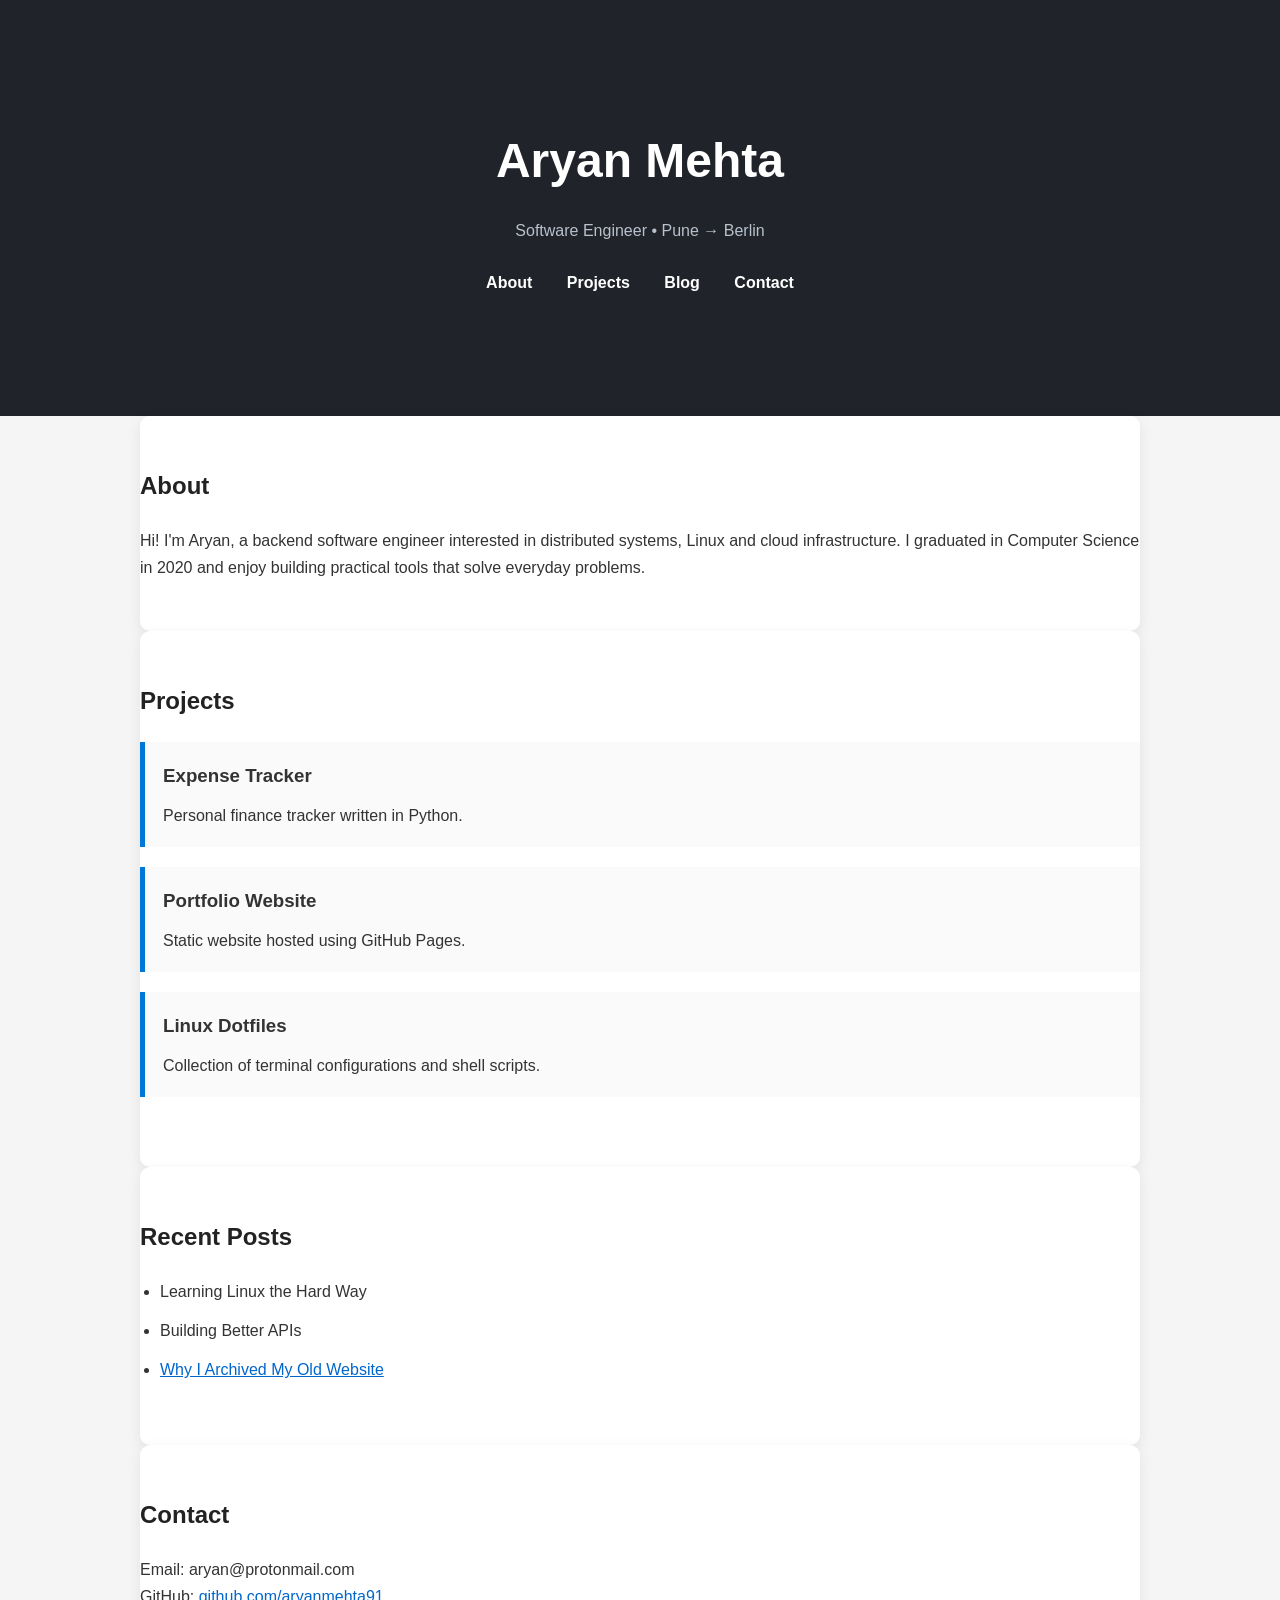
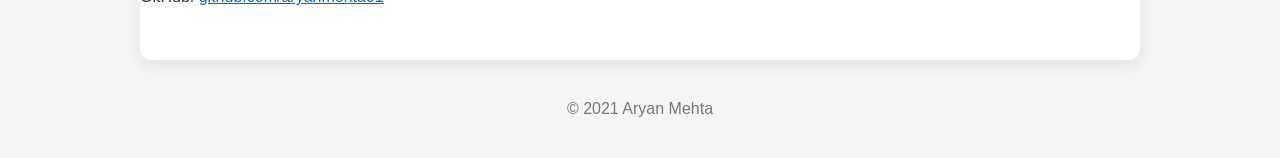
<file: index.html>
<!DOCTYPE html>
<html lang="en">
<head>
    <meta charset="UTF-8">
    <meta name="viewport" content="width=device-width, initial-scale=1.0">
    <title>Aryan Mehta | Software Engineer</title>

    <link rel="stylesheet" href="style.css">
</head>

<body>

<header>

    <div class="container">

        <h1>Aryan Mehta</h1>

        <p class="tagline">
            Software Engineer • Pune → Berlin
        </p>

        <nav>

            <a href="#about">About</a>

            <a href="#projects">Projects</a>

            <a href="#blog">Blog</a>

            <a href="#contact">Contact</a>

        </nav>

    </div>

</header>

<section id="about" class="container">

    <h2>About</h2>

    <p>

        Hi! I'm Aryan, a backend software engineer interested in
        distributed systems, Linux and cloud infrastructure.

        I graduated in Computer Science in 2020 and enjoy building
        practical tools that solve everyday problems.

    </p>

</section>

<section id="projects" class="container">

    <h2>Projects</h2>

    <div class="card">

        <h3>Expense Tracker</h3>

        <p>
            Personal finance tracker written in Python.
        </p>

    </div>

    <div class="card">

        <h3>Portfolio Website</h3>

        <p>
            Static website hosted using GitHub Pages.
        </p>

    </div>

    <div class="card">

        <h3>Linux Dotfiles</h3>

        <p>
            Collection of terminal configurations and shell scripts.
        </p>

    </div>

</section>

<section id="blog" class="container">

    <h2>Recent Posts</h2>

    <ul>

        <li>
            Learning Linux the Hard Way
        </li>

        <li>
            Building Better APIs
        </li>

        <li>

            <a href="archive.html">

                Why I Archived My Old Website

            </a>

        </li>

    </ul>

</section>

<section id="contact" class="container">

    <h2>Contact</h2>

    <p>Email: aryan@protonmail.com</p>

    <p>

        GitHub:

        <a href="https://github.com/aryanmehta91">

            github.com/aryanmehta91

        </a>

    </p>

</section>

<footer>

    © 2021 Aryan Mehta

</footer>

<script src="script.js"></script>

</body>
</html>
</file>
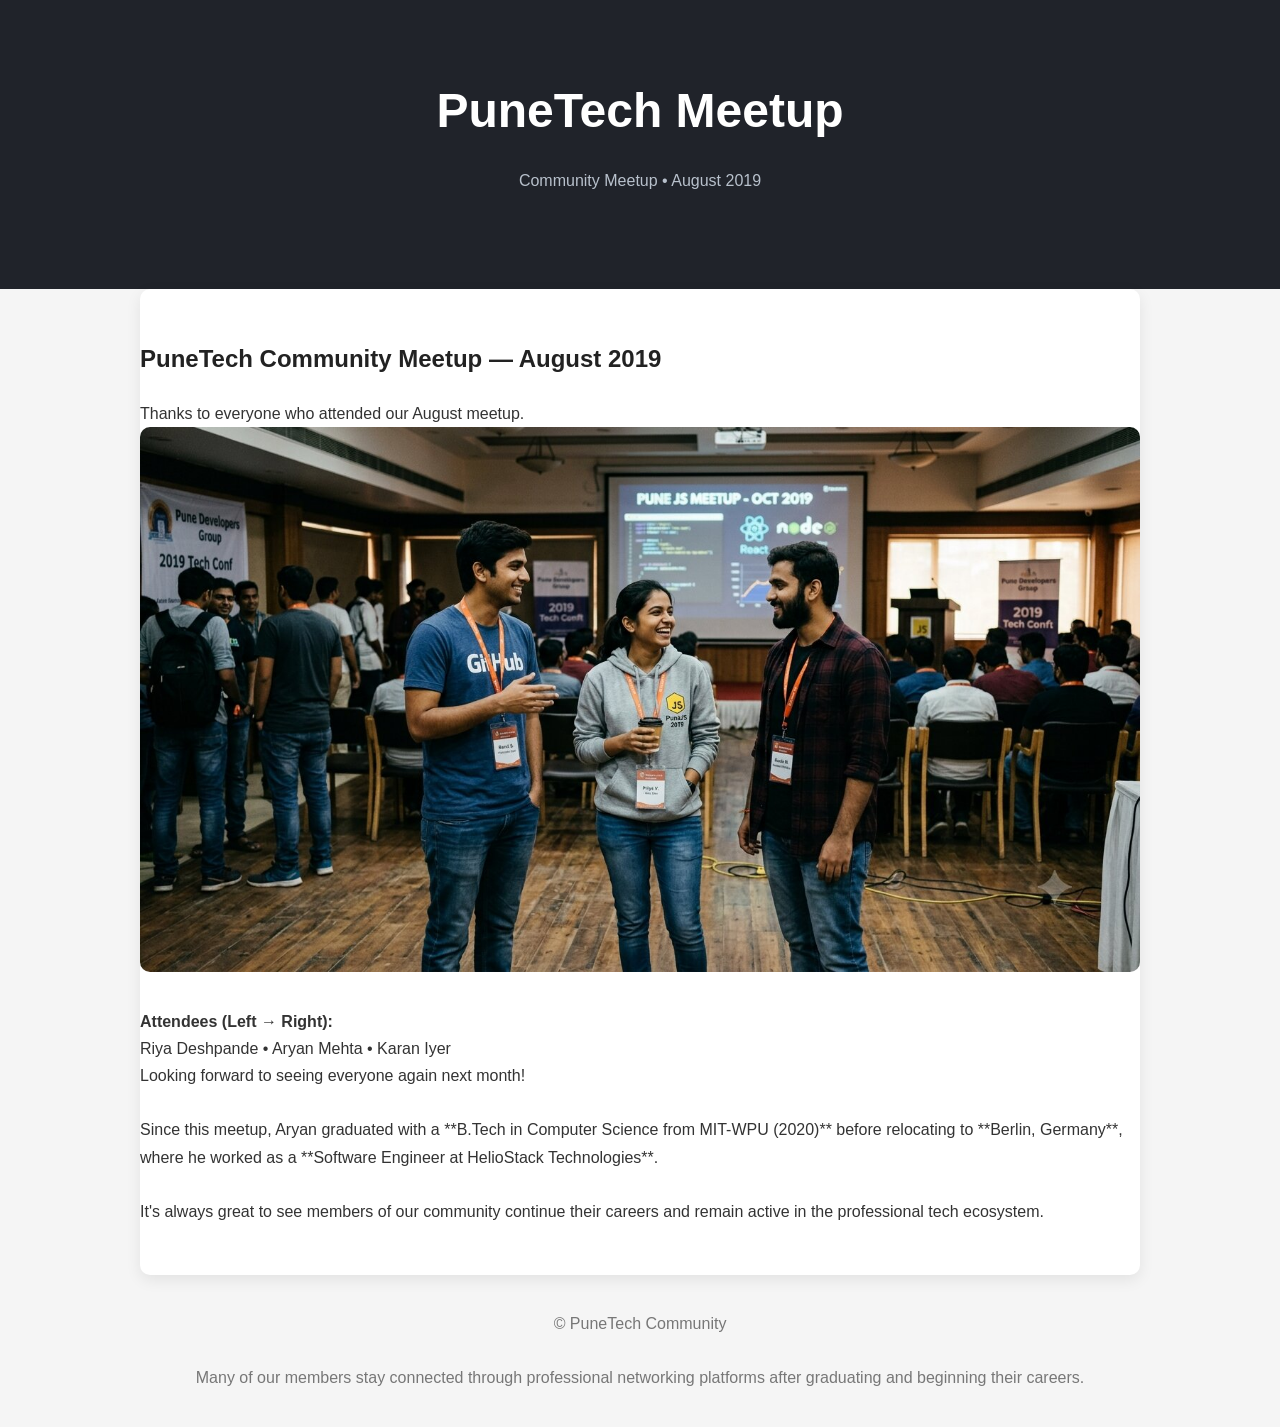
<file: meetup/index.html>
<!DOCTYPE html>
<html lang="en">

<head>
<meta charset="UTF-8">
<meta name="viewport" content="width=device-width, initial-scale=1.0">
<title>PuneTech Meetup - August 2019</title>

<link rel="stylesheet" href="../style.css">

</head>

<body>

<header>

<h1>PuneTech Meetup</h1>

<p class="tagline">
Community Meetup • August 2019
</p>

</header>

<section class="container">

<h2>PuneTech Community Meetup — August 2019</h2>

<p>

Thanks to everyone who attended our August meetup.

</p>

<img src="group.jpg" alt="Meetup Group" style="width:100%;border-radius:10px;">

<br><br>

<p>

<strong>
Attendees (Left → Right):
</strong>

<br>

Riya Deshpande • Aryan Mehta • Karan Iyer
	
</p>

<p>

Looking forward to seeing everyone again next month!

<br><br>

Since this meetup, Aryan graduated with a **B.Tech in Computer Science from MIT-WPU (2020)** before relocating to **Berlin, Germany**, where he worked as a **Software Engineer at HelioStack Technologies**.

<br><br>

It's always great to see members of our community continue their careers and remain active in the professional tech ecosystem.

</p>


</section>

<footer>

© PuneTech Community

<br><br>

Many of our members stay connected through professional networking platforms after graduating and beginning their careers.

</footer>

</body>
</html>
</file>
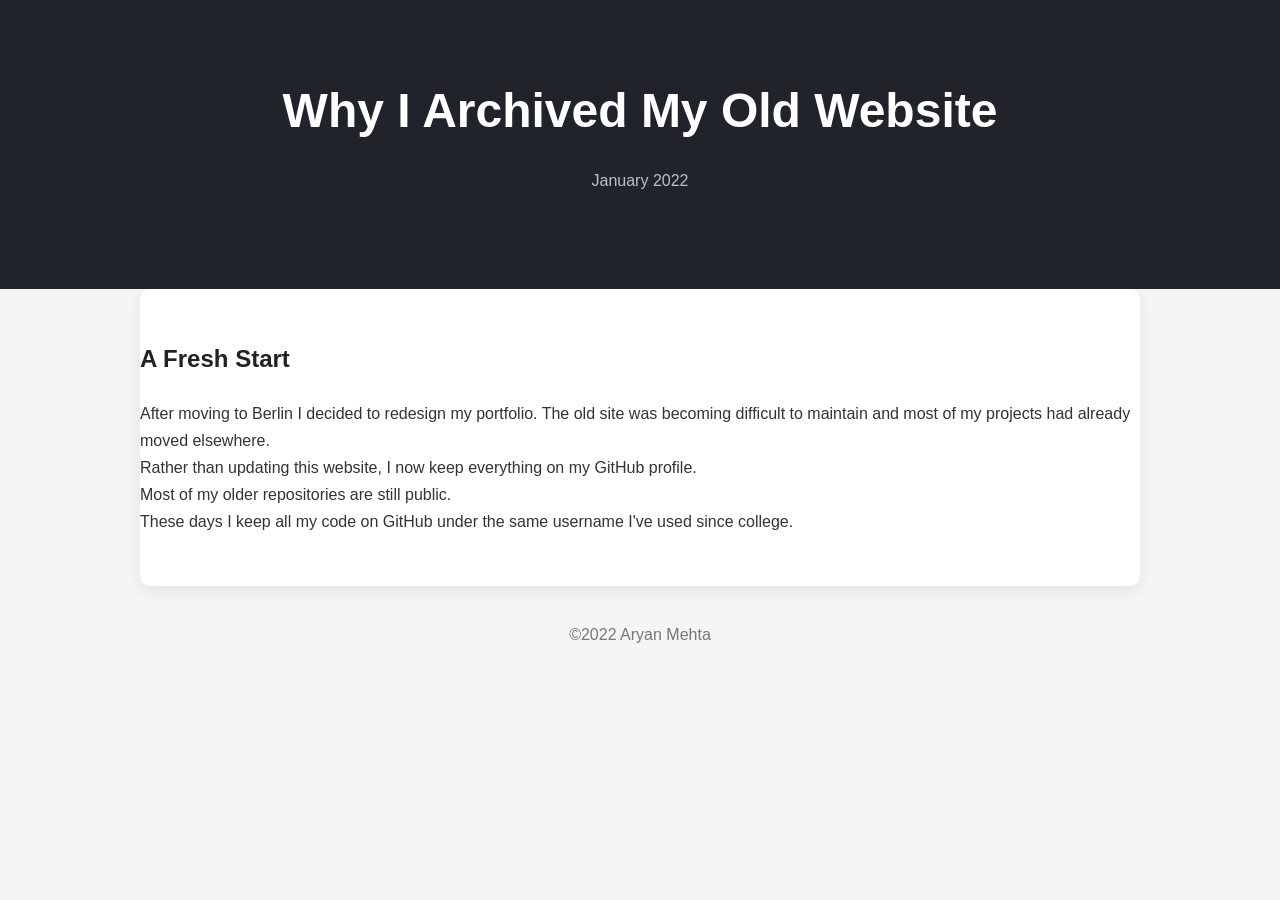
<file: archive.html>
<!DOCTYPE html>
<html lang="en">
<head>
<meta charset="UTF-8">
<title>Why I Archived My Old Website</title>
<link rel="stylesheet" href="style.css">
</head>

<body>

<header>

<h1>Why I Archived My Old Website</h1>

<p class="tagline">
January 2022
</p>

</header>

<section class="container">

<h2>A Fresh Start</h2>

<p>

After moving to Berlin I decided to redesign my portfolio.

The old site was becoming difficult to maintain and most of my
projects had already moved elsewhere.

</p>

<p>

Rather than updating this website, I now keep everything on my
GitHub profile.

</p>

<p>

Most of my older repositories are still public.

</p>

<p>
These days I keep all my code on GitHub under the same username I've
used since college.
</p>

<!-- username: aryanmehta91 -->

</section>

<footer>

©2022 Aryan Mehta

</footer>

</body>
</html>
</file>
<file: style.css>
*{
    margin:0;
    padding:0;
    box-sizing:border-box;
}

body{
    font-family:Arial, Helvetica, sans-serif;
    background:#f5f5f5;
    color:#333;
    line-height:1.7;
}

.container{
    width:90%;
    max-width:1000px;
    margin:auto;
    padding:50px 0;
}

header{
    background:#20232a;
    color:white;
    text-align:center;
    padding:70px 20px;
}

header h1{
    font-size:48px;
    margin-bottom:15px;
}

.tagline{
    color:#b8c1cc;
    margin-bottom:25px;
}

nav a{
    color:white;
    text-decoration:none;
    margin:0 15px;
    font-weight:bold;
}

nav a:hover{
    color:#61dafb;
}

section{
    background:white;
    margin:35px auto;
    border-radius:10px;
    padding:35px;
    box-shadow:0 5px 15px rgba(0,0,0,.08);
}

section h2{
    margin-bottom:20px;
    color:#222;
}

.card{
    background:#fafafa;
    border-left:5px solid #0078d7;
    padding:18px;
    margin:20px 0;
}

.card h3{
    margin-bottom:10px;
}

ul{
    padding-left:20px;
}

li{
    margin:12px 0;
}

a{
    color:#0066cc;
}

a:hover{
    text-decoration:underline;
}

footer{
    text-align:center;
    padding:35px;
    color:#777;
}
</file>
